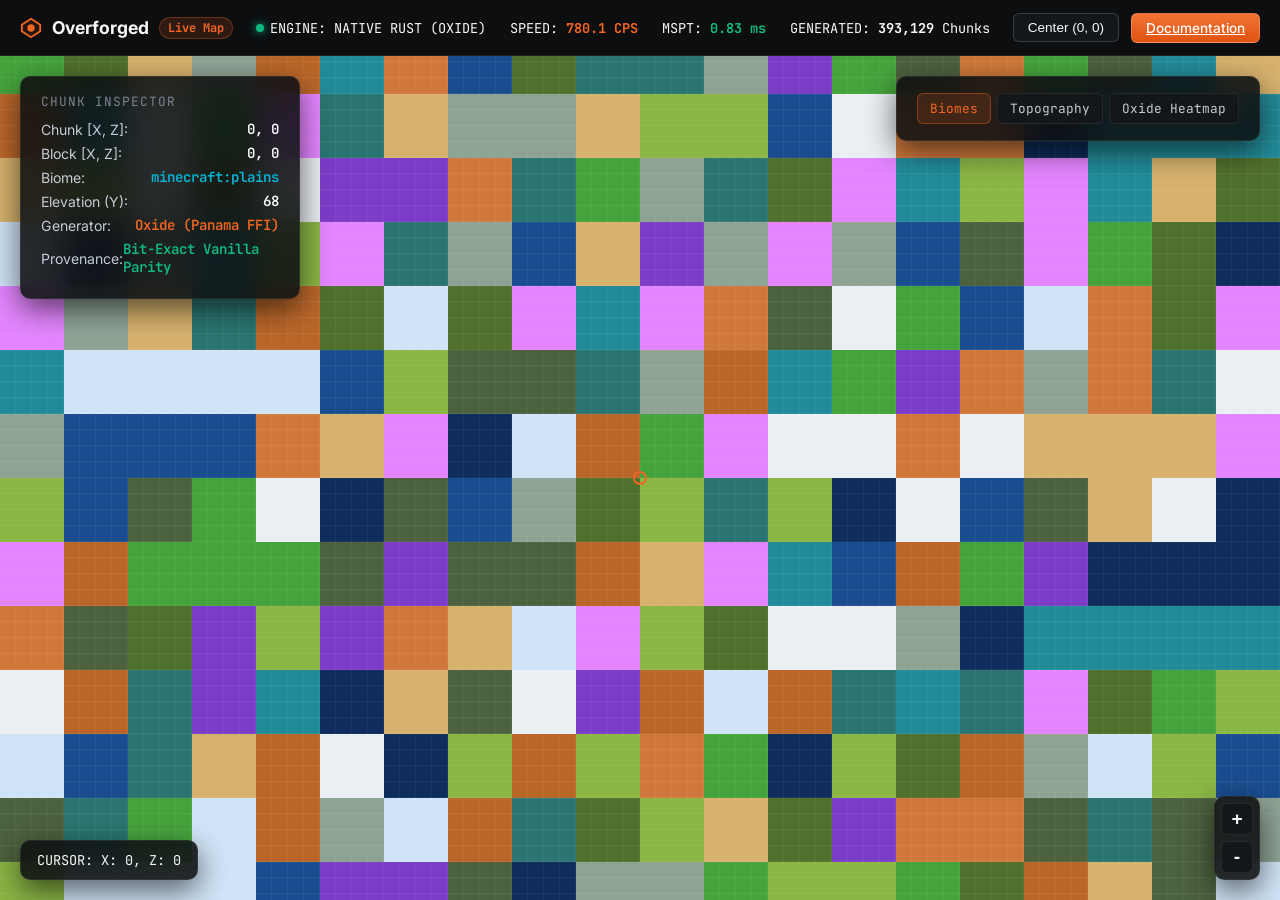
<file: website/map.html>
<!DOCTYPE html>
<html lang="en">
<head>
  <meta charset="UTF-8">
  <meta name="viewport" content="width=device-width, initial-scale=1.0">
  <title>Overforged — Live Overhead Chunk Generation Visualizer</title>
  <link rel="preconnect" href="https://fonts.googleapis.com">
  <link rel="preconnect" href="https://fonts.gstatic.com" crossorigin>
  <link href="https://fonts.googleapis.com/css2?family=Inter:wght@300;400;500;600;700&family=JetBrains+Mono:wght@400;500;600&display=swap" rel="stylesheet">
  <style>
    :root {
      --bg-base: #060708;
      --bg-panel: #0d0f11;
      --bg-surface: #14171a;
      --bg-surface-elevated: #1b1f24;
      --border-subtle: rgba(255, 255, 255, 0.08);
      --border-medium: rgba(255, 255, 255, 0.16);
      --border-bright: rgba(255, 255, 255, 0.28);
      --text-primary: #f7f8f8;
      --text-secondary: #c5cbd3;
      --text-muted: #7b8390;
      --accent-rust: #f26522;
      --accent-violet: #6366f1;
      --accent-emerald: #10b981;
      --accent-cyan: #06b6d4;
      --font-sans: 'Inter', system-ui, -apple-system, sans-serif;
      --font-mono: 'JetBrains Mono', monospace;
    }

    * {
      box-sizing: border-box;
      margin: 0;
      padding: 0;
    }

    body {
      background-color: var(--bg-base);
      color: var(--text-primary);
      font-family: var(--font-sans);
      overflow: hidden;
      height: 100vh;
      width: 100vw;
      display: flex;
      flex-direction: column;
    }

    /* Top bar */
    header {
      height: 56px;
      background: rgba(13, 15, 17, 0.95);
      backdrop-filter: blur(12px);
      border-bottom: 1px solid var(--border-subtle);
      display: flex;
      align-items: center;
      justify-content: space-between;
      padding: 0 20px;
      z-index: 100;
    }

    .brand {
      display: flex;
      align-items: center;
      gap: 10px;
      text-decoration: none;
      color: var(--text-primary);
      font-weight: 700;
      font-size: 1.1rem;
    }

    .brand-badge {
      font-family: var(--font-mono);
      font-size: 0.75rem;
      background: rgba(242, 101, 34, 0.15);
      color: var(--accent-rust);
      border: 1px solid rgba(242, 101, 34, 0.3);
      padding: 2px 8px;
      border-radius: 999px;
    }

    .header-stats {
      display: flex;
      align-items: center;
      gap: 24px;
      font-family: var(--font-mono);
      font-size: 0.85rem;
    }

    .stat-badge {
      display: flex;
      align-items: center;
      gap: 6px;
    }

    .dot-live {
      width: 8px;
      height: 8px;
      border-radius: 50%;
      background: var(--accent-emerald);
      box-shadow: 0 0 8px var(--accent-emerald);
      animation: pulse 1.5s infinite;
    }

    @keyframes pulse {
      0%, 100% { opacity: 1; transform: scale(1); }
      50% { opacity: 0.4; transform: scale(0.85); }
    }

    .header-controls {
      display: flex;
      align-items: center;
      gap: 12px;
    }

    .btn {
      background: var(--bg-surface);
      color: var(--text-primary);
      border: 1px solid var(--border-medium);
      padding: 6px 14px;
      border-radius: 6px;
      font-size: 0.85rem;
      font-weight: 500;
      cursor: pointer;
      display: inline-flex;
      align-items: center;
      gap: 6px;
      transition: all 0.15s;
    }

    .btn:hover {
      background: var(--bg-surface-elevated);
      border-color: var(--border-bright);
    }

    .btn-rust {
      background: linear-gradient(180deg, #f37335, #e05310);
      color: white;
      border-color: rgba(255, 255, 255, 0.2);
    }

    /* Main viewport */
    #viewport {
      flex: 1;
      position: relative;
      background: #020304;
      cursor: grab;
      overflow: hidden;
    }

    #viewport:active {
      cursor: grabbing;
    }

    #map-canvas {
      position: absolute;
      top: 0;
      left: 0;
      width: 100%;
      height: 100%;
    }

    /* Floating HUD Panels */
    .hud-panel {
      position: absolute;
      background: rgba(13, 15, 17, 0.88);
      backdrop-filter: blur(16px);
      border: 1px solid var(--border-subtle);
      border-radius: 10px;
      padding: 16px 20px;
      box-shadow: 0 10px 30px rgba(0, 0, 0, 0.6);
      z-index: 50;
      pointer-events: auto;
    }

    .hud-info {
      top: 20px;
      left: 20px;
      width: 280px;
    }

    .hud-title {
      font-size: 0.8rem;
      font-family: var(--font-mono);
      text-transform: uppercase;
      letter-spacing: 1px;
      color: var(--text-muted);
      margin-bottom: 10px;
    }

    .info-row {
      display: flex;
      justify-content: space-between;
      align-items: center;
      font-size: 0.88rem;
      margin-bottom: 6px;
    }

    .info-label {
      color: var(--text-secondary);
    }

    .info-val {
      font-family: var(--font-mono);
      font-weight: 600;
      color: var(--text-primary);
    }

    .hud-layers {
      top: 20px;
      right: 20px;
      display: flex;
      gap: 6px;
    }

    .layer-btn {
      padding: 6px 12px;
      font-size: 0.8rem;
      font-family: var(--font-mono);
      background: var(--bg-surface);
      color: var(--text-secondary);
      border: 1px solid var(--border-subtle);
      border-radius: 6px;
      cursor: pointer;
    }

    .layer-btn.active {
      background: rgba(242, 101, 34, 0.15);
      color: var(--accent-rust);
      border-color: rgba(242, 101, 34, 0.4);
    }

    .hud-coords {
      bottom: 20px;
      left: 20px;
      font-family: var(--font-mono);
      font-size: 0.85rem;
      padding: 10px 16px;
    }

    .hud-zoom {
      bottom: 20px;
      right: 20px;
      display: flex;
      flex-direction: column;
      gap: 6px;
      padding: 6px;
    }

    .zoom-btn {
      width: 32px;
      height: 32px;
      background: var(--bg-surface);
      color: var(--text-primary);
      border: 1px solid var(--border-subtle);
      border-radius: 6px;
      font-size: 1.2rem;
      font-weight: 600;
      display: flex;
      align-items: center;
      justify-content: center;
      cursor: pointer;
    }

    .zoom-btn:hover {
      background: var(--bg-surface-elevated);
    }
  </style>
</head>
<body>
  <header>
    <a href="/" class="brand">
      <svg width="22" height="22" viewBox="0 0 24 24" fill="none" stroke="#f26522" stroke-width="2">
        <polygon points="12 2 22 8.5 22 15.5 12 22 2 15.5 2 8.5" fill="rgba(242,101,34,0.1)"/>
        <circle cx="12" cy="12" r="3" fill="#f26522"/>
      </svg>
      Overforged
      <span class="brand-badge">Live Map</span>
    </a>

    <div class="header-stats">
      <div class="stat-badge">
        <span class="dot-live"></span>
        <span>ENGINE: NATIVE RUST (OXIDE)</span>
      </div>
      <div>SPEED: <span style="color: var(--accent-rust); font-weight: 700;" id="live-cps">780.1 CPS</span></div>
      <div>MSPT: <span style="color: var(--accent-emerald); font-weight: 700;">0.83 ms</span></div>
      <div>GENERATED: <span id="chunk-count" style="font-weight: 700;">393,129</span> Chunks</div>
    </div>

    <div class="header-controls">
      <button class="btn" onclick="resetView()">Center (0, 0)</button>
      <a href="/" class="btn btn-rust">Documentation</a>
    </div>
  </header>

  <div id="viewport">
    <canvas id="map-canvas"></canvas>

    <!-- Inspection HUD -->
    <div class="hud-panel hud-info">
      <div class="hud-title">Chunk Inspector</div>
      <div class="info-row">
        <span class="info-label">Chunk [X, Z]:</span>
        <span class="info-val" id="insp-chunk">0, 0</span>
      </div>
      <div class="info-row">
        <span class="info-label">Block [X, Z]:</span>
        <span class="info-val" id="insp-block">0, 0</span>
      </div>
      <div class="info-row">
        <span class="info-label">Biome:</span>
        <span class="info-val" id="insp-biome" style="color: var(--accent-cyan);">minecraft:plains</span>
      </div>
      <div class="info-row">
        <span class="info-label">Elevation (Y):</span>
        <span class="info-val" id="insp-height">68</span>
      </div>
      <div class="info-row">
        <span class="info-label">Generator:</span>
        <span class="info-val" style="color: var(--accent-rust);">Oxide (Panama FFI)</span>
      </div>
      <div class="info-row">
        <span class="info-label">Provenance:</span>
        <span class="info-val" style="color: var(--accent-emerald);">Bit-Exact Vanilla Parity</span>
      </div>
    </div>

    <!-- Map Layers Toggle -->
    <div class="hud-panel hud-layers">
      <button class="layer-btn active" onclick="setLayer('biome')">Biomes</button>
      <button class="layer-btn" onclick="setLayer('height')">Topography</button>
      <button class="layer-btn" onclick="setLayer('provenance')">Oxide Heatmap</button>
    </div>

    <!-- Coords readout -->
    <div class="hud-panel hud-coords">
      CURSOR: <span id="mouse-coords">X: 0, Z: 0</span>
    </div>

    <!-- Zoom controls -->
    <div class="hud-panel hud-zoom">
      <button class="zoom-btn" onclick="zoomIn()">+</button>
      <button class="zoom-btn" onclick="zoomOut()">-</button>
    </div>
  </div>

  <script>
    const canvas = document.getElementById('map-canvas');
    const ctx = canvas.getContext('2d');
    const viewport = document.getElementById('viewport');

    let width, height;
    let offsetX = 0;
    let offsetY = 0;
    let zoom = 1.0;
    let isDragging = false;
    let dragStartX = 0;
    let dragStartY = 0;
    let activeLayer = 'biome';

    // Biome palette color mapping
    const BIOMES = [
      { name: "minecraft:plains", color: "#8ab644", height: 64 },
      { name: "minecraft:forest", color: "#50702d", height: 72 },
      { name: "minecraft:desert", color: "#d7b26d", height: 63 },
      { name: "minecraft:badlands", color: "#d0783b", height: 85 },
      { name: "minecraft:eroded_badlands", color: "#ba6629", height: 110 },
      { name: "minecraft:jagged_peaks", color: "#ebeef2", height: 190 },
      { name: "minecraft:frozen_peaks", color: "#d0e4f7", height: 175 },
      { name: "minecraft:ocean", color: "#1a4d8f", height: 45 },
      { name: "minecraft:deep_ocean", color: "#0e2d5c", height: 32 },
      { name: "minecraft:warm_ocean", color: "#228b99", height: 48 },
      { name: "minecraft:swamp", color: "#4c613e", height: 62 },
      { name: "terralith:sakura_valley", color: "#e485ff", height: 80 },
      { name: "terralith:amethyst_rainforest", color: "#7b3cc8", height: 95 },
      { name: "terralith:lush_valley", color: "#45a33c", height: 78 },
      { name: "terralith:warped_mesa", color: "#2a7571", height: 90 },
      { name: "terralith:wintry_forest", color: "#8fa395", height: 88 }
    ];

    function resize() {
      width = viewport.clientWidth;
      height = viewport.clientHeight;
      canvas.width = width;
      canvas.height = height;
      render();
    }

    window.addEventListener('resize', resize);

    function pseudoRandom(x, z) {
      let n = Math.sin(x * 12.9898 + z * 78.233) * 43758.5453;
      return n - Math.floor(n);
    }

    function getBiomeAt(cx, cz) {
      let n = pseudoRandom(Math.floor(cx / 4), Math.floor(cz / 4));
      let idx = Math.floor(n * BIOMES.length);
      return BIOMES[idx % BIOMES.length];
    }

    function render() {
      ctx.fillStyle = '#020304';
      ctx.fillRect(0, 0, width, height);

      const chunkSize = 16 * zoom;
      const startChunkX = Math.floor((-width / 2 - offsetX) / chunkSize) - 1;
      const endChunkX = Math.ceil((width / 2 - offsetX) / chunkSize) + 1;
      const startChunkZ = Math.floor((-height / 2 - offsetY) / chunkSize) - 1;
      const endChunkZ = Math.ceil((height / 2 - offsetY) / chunkSize) + 1;

      for (let cz = startChunkZ; cz <= endChunkZ; cz++) {
        for (let cx = startChunkX; cx <= endChunkX; cx++) {
          const screenX = width / 2 + offsetX + cx * chunkSize;
          const screenY = height / 2 + offsetY + cz * chunkSize;

          const biome = getBiomeAt(cx, cz);
          
          if (activeLayer === 'biome') {
            ctx.fillStyle = biome.color;
          } else if (activeLayer === 'height') {
            const h = Math.min(255, Math.max(20, biome.height + Math.sin(cx * 0.5) * 15 + Math.cos(cz * 0.5) * 15));
            ctx.fillStyle = `rgb(${h}, ${h}, ${h})`;
          } else {
            // Provenance heatmap (Oxide = glowing green/orange)
            ctx.fillStyle = (cx + cz) % 2 === 0 ? 'rgba(242, 101, 34, 0.85)' : 'rgba(99, 102, 241, 0.85)';
          }

          ctx.fillRect(screenX, screenY, chunkSize, chunkSize);

          // Grid lines if zoomed in
          if (zoom > 0.8) {
            ctx.strokeStyle = 'rgba(255, 255, 255, 0.05)';
            ctx.strokeRect(screenX, screenY, chunkSize, chunkSize);
          }
        }
      }

      // Origin Marker (0, 0)
      const originX = width / 2 + offsetX;
      const originY = height / 2 + offsetY;
      ctx.strokeStyle = '#f26522';
      ctx.lineWidth = 2;
      ctx.beginPath();
      ctx.arc(originX, originY, 6 * zoom, 0, Math.PI * 2);
      ctx.stroke();
    }

    // Panning & Interaction
    viewport.addEventListener('mousedown', (e) => {
      isDragging = true;
      dragStartX = e.clientX - offsetX;
      dragStartY = e.clientY - offsetY;
    });

    window.addEventListener('mousemove', (e) => {
      if (isDragging) {
        offsetX = e.clientX - dragStartX;
        offsetY = e.clientY - dragStartY;
        render();
      }

      // Update Coords
      const rect = canvas.getBoundingClientRect();
      const mouseX = e.clientX - rect.left;
      const mouseY = e.clientY - rect.top;
      const chunkSize = 16 * zoom;

      const chunkX = Math.floor((mouseX - width / 2 - offsetX) / chunkSize);
      const chunkZ = Math.floor((mouseY - height / 2 - offsetY) / chunkSize);
      const blockX = chunkX * 16;
      const blockZ = chunkZ * 16;

      document.getElementById('mouse-coords').innerText = `X: ${blockX}, Z: ${blockZ} (Chunk: ${chunkX}, ${chunkZ})`;

      const biome = getBiomeAt(chunkX, chunkZ);
      document.getElementById('insp-chunk').innerText = `${chunkX}, ${chunkZ}`;
      document.getElementById('insp-block').innerText = `${blockX}, ${blockZ}`;
      document.getElementById('insp-biome').innerText = biome.name;
      document.getElementById('insp-height').innerText = `${biome.height} Y`;
    });

    window.addEventListener('mouseup', () => {
      isDragging = false;
    });

    viewport.addEventListener('wheel', (e) => {
      e.preventDefault();
      const zoomFactor = e.deltaY < 0 ? 1.15 : 0.85;
      zoom = Math.max(0.1, Math.min(8.0, zoom * zoomFactor));
      render();
    });

    function zoomIn() {
      zoom = Math.min(8.0, zoom * 1.3);
      render();
    }

    function zoomOut() {
      zoom = Math.max(0.1, zoom / 1.3);
      render();
    }

    function resetView() {
      offsetX = 0;
      offsetY = 0;
      zoom = 1.0;
      render();
    }

    function setLayer(layer) {
      activeLayer = layer;
      document.querySelectorAll('.layer-btn').forEach(btn => btn.classList.remove('active'));
      event.target.classList.add('active');
      render();
    }

    // Initialize
    resize();
  </script>
</body>
</html>
</file>
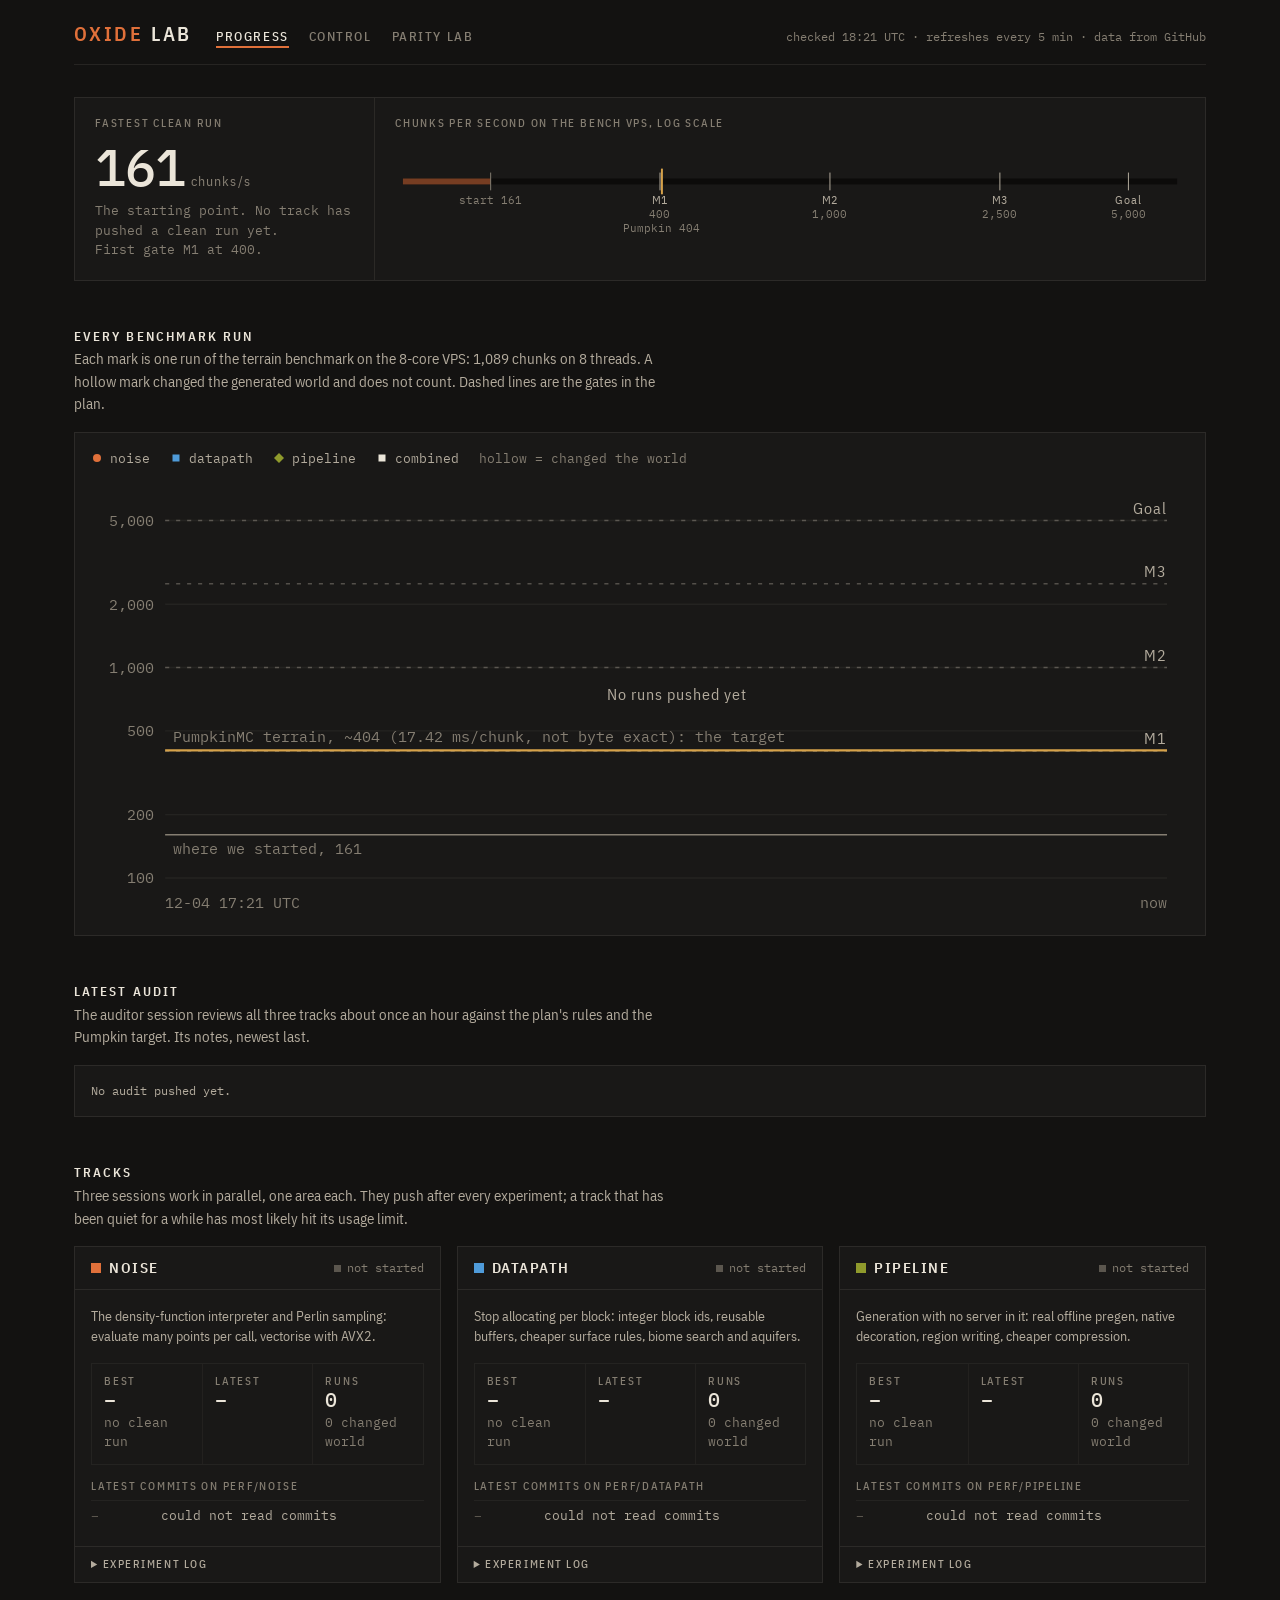
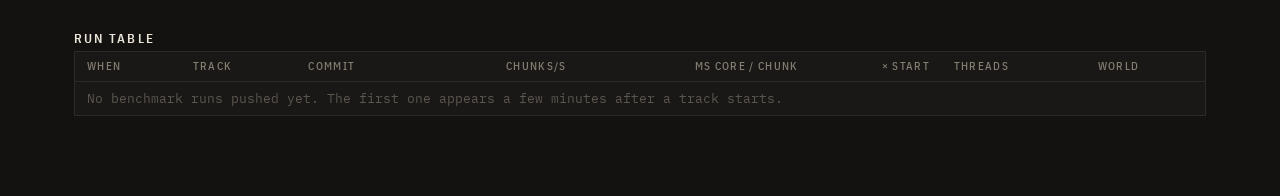
<file: website/lab/progress.html>
<!doctype html>
<html lang="en">
<head>
<meta charset="utf-8">
<meta name="viewport" content="width=device-width, initial-scale=1">
<title>Oxide Lab · Progress</title>
<link rel="preconnect" href="https://fonts.googleapis.com">
<link rel="preconnect" href="https://fonts.gstatic.com" crossorigin>
<link href="https://fonts.googleapis.com/css2?family=IBM+Plex+Mono:wght@400;500;600&family=IBM+Plex+Sans+Condensed:wght@400;500;600&display=swap" rel="stylesheet">
<style>
:root {
  --magnetite: #131211; --slate: #191817; --shale: #201e1c; --pit: #0c0b0a;
  --seam: rgba(232, 222, 205, .09); --seam-soft: rgba(232, 222, 205, .05); --seam-strong: rgba(232, 222, 205, .22);
  --bone: #ebe5d9; --ash: #b3ab9d; --dust: #857e72; --silt: #5b564e;
  /* One mineral per track; verdigris and cinnabar are states only. */
  --hematite: #e0703a; --azurite: #4f9bd9; --olivine: #8f9a2c; --verdigris: #58b09a; --cinnabar: #e5534b;
  --label: "IBM Plex Sans Condensed", "Arial Narrow", system-ui, sans-serif;
  --data: "IBM Plex Mono", ui-monospace, Menlo, Consolas, monospace;
  --u: 4px;
}
* { box-sizing: border-box; scrollbar-width: thin; scrollbar-color: var(--silt) transparent; }
body { margin: 0; background: var(--magnetite); color: var(--bone); font: 13px/1.5 var(--data); }
a { color: inherit; }
:focus-visible { outline: 1px solid var(--hematite); outline-offset: 2px; }
.wrap { max-width: 1180px; margin: 0 auto; padding: 0 calc(var(--u) * 6) calc(var(--u) * 20); }
header { display: flex; flex-wrap: wrap; align-items: baseline; gap: calc(var(--u) * 2) calc(var(--u) * 6); padding: calc(var(--u) * 6) 0 calc(var(--u) * 4); border-bottom: 1px solid var(--seam); }
.mark { font: 600 20px/1 var(--label); letter-spacing: .14em; text-transform: uppercase; }
.mark b { color: var(--hematite); font-weight: 600; }
nav { display: flex; gap: calc(var(--u) * 5); font: 500 13px/1 var(--label); letter-spacing: .12em; text-transform: uppercase; }
nav a { text-decoration: none; color: var(--dust); padding-bottom: 5px; }
nav a:hover { color: var(--bone); }
nav a.on { color: var(--bone); box-shadow: inset 0 -2px var(--hematite); }
.stamp { margin-left: auto; color: var(--dust); font-size: 11.5px; }
section { margin-top: calc(var(--u) * 12); }
h2 { margin: 0 0 var(--u); font: 600 13px/1.2 var(--label); letter-spacing: .16em; text-transform: uppercase; }
.lede { color: var(--ash); max-width: 76ch; margin: 0 0 calc(var(--u) * 4); font: 400 15px/1.5 var(--label); }
.eyebrow { font: 500 11px/1 var(--label); letter-spacing: .16em; text-transform: uppercase; color: var(--dust); margin: 0; }
.box { border: 1px solid var(--seam); background: var(--slate); }
.pad { padding: calc(var(--u) * 4); }
.scroll { overflow-x: auto; overflow-y: hidden; }
.q { color: var(--dust); } .z { color: var(--silt); } .n { text-align: right; }

/* Headline: the best clean number, then how far down the hole that is. */
.head { display: grid; grid-template-columns: minmax(220px, 300px) minmax(0, 1fr); margin-top: calc(var(--u) * 8); }
.best { padding: calc(var(--u) * 5); border-right: 1px solid var(--seam); }
.best .v { font: 500 52px/1 var(--data); letter-spacing: -.02em; margin: calc(var(--u) * 3) 0 calc(var(--u) * 2); font-variant-numeric: tabular-nums; }
.best .v small { font: 400 14px/1 var(--label); letter-spacing: .08em; color: var(--dust); margin-left: 6px; }
.gauge { padding: calc(var(--u) * 5); min-width: 0; }
svg { display: block; width: 100%; height: auto; overflow: visible; }
svg text { font-family: var(--data); font-size: 11px; fill: var(--dust); }
svg .lab { font-family: var(--label); font-size: 12px; letter-spacing: .06em; fill: var(--ash); }

.state { display: inline-flex; align-items: center; gap: 6px; }
.state::before { content: ""; width: 7px; height: 7px; background: var(--verdigris); flex: none; }
.state.idle::before { background: var(--silt); }
.state.bad::before { background: var(--cinnabar); transform: rotate(45deg); }
.swatch { display: inline-block; width: 10px; height: 10px; margin-right: 8px; vertical-align: -1px; }

.tracks { display: grid; grid-template-columns: repeat(auto-fit, minmax(300px, 1fr)); gap: calc(var(--u) * 4); }
.track h3 { margin: 0; padding: calc(var(--u) * 3) calc(var(--u) * 4); font: 600 15px/1.2 var(--label); letter-spacing: .1em; text-transform: uppercase; border-bottom: 1px solid var(--seam); display: flex; align-items: center; }
.track h3 span { margin-left: auto; font: 400 11.5px/1 var(--data); letter-spacing: 0; text-transform: none; color: var(--dust); }
.track .job { color: var(--ash); font: 400 14px/1.45 var(--label); margin: 0 0 calc(var(--u) * 4); }
.figs { display: grid; grid-template-columns: repeat(3, 1fr); border: 1px solid var(--seam-soft); margin-bottom: calc(var(--u) * 4); }
.figs div { padding: calc(var(--u) * 3); border-left: 1px solid var(--seam-soft); }
.figs div:first-child { border-left: 0; }
.figs b { display: block; font: 500 20px/1.3 var(--data); font-variant-numeric: tabular-nums; }
ul.commits { list-style: none; margin: calc(var(--u) * 2) 0 0; padding: 0; }
ul.commits li { display: grid; grid-template-columns: 62px 1fr; gap: 8px; padding: 5px 0; border-top: 1px solid var(--seam-soft); }
ul.commits li span:last-child { white-space: nowrap; overflow: hidden; text-overflow: ellipsis; color: var(--ash); }
details { border-top: 1px solid var(--seam); }
summary { cursor: pointer; padding: calc(var(--u) * 3) calc(var(--u) * 4); font: 500 11px/1 var(--label); letter-spacing: .14em; text-transform: uppercase; color: var(--ash); }
summary:hover { color: var(--bone); }
pre.log { margin: 0; padding: 0 calc(var(--u) * 4) calc(var(--u) * 4); white-space: pre-wrap; word-break: break-word; color: var(--ash); font: 12px/1.55 var(--data); max-height: 420px; overflow-y: auto; }

table { border-collapse: collapse; width: 100%; }
th { font: 500 11px/1.2 var(--label); letter-spacing: .12em; text-transform: uppercase; color: var(--dust); text-align: left; padding: calc(var(--u) * 2) calc(var(--u) * 3); border-bottom: 1px solid var(--seam); white-space: nowrap; }
td { padding: 7px calc(var(--u) * 3); border-bottom: 1px solid var(--seam-soft); white-space: nowrap; font-variant-numeric: tabular-nums; }
tr:last-child td { border-bottom: 0; }
#tip { position: fixed; pointer-events: none; background: var(--shale); border: 1px solid var(--seam-strong); padding: 8px 10px; font-size: 12px; white-space: pre; display: none; z-index: 5; }
.empty { padding: calc(var(--u) * 8); color: var(--dust); text-align: center; border: 1px dashed var(--seam-strong); }

@media (max-width: 760px) {
  .wrap { padding: 0 calc(var(--u) * 4) calc(var(--u) * 16); }
  .head { grid-template-columns: 1fr; }
  .best { border-right: 0; border-bottom: 1px solid var(--seam); }
  .best .v { font-size: 44px; }
  .stamp { margin-left: 0; width: 100%; }
}
</style>
</head>
<body>
<div class="wrap">
<header>
  <div class="mark"><b>Oxide</b> Lab</div>
  <nav><a href="progress.html" class="on">Progress</a><a href="control.html">Control</a><a href="index.html">Parity lab</a></nav>
  <span class="stamp" id="stamp">reading the tracks…</span>
</header>

<div class="box head">
  <div class="best">
    <p class="eyebrow">Fastest clean run</p>
    <div class="v" id="bestv">–<small>chunks/s</small></div>
    <div class="q" id="bestd"></div>
  </div>
  <div class="gauge">
    <p class="eyebrow" style="margin-bottom:10px">Chunks per second on the bench VPS, log scale</p>
    <svg id="gauge" viewBox="0 0 800 96" role="img" aria-label="Progress toward 5,000 chunks per second"></svg>
  </div>
</div>

<section>
  <h2>Every benchmark run</h2>
  <p class="lede">Each mark is one run of the terrain benchmark on the 8-core VPS: 1,089 chunks on 8 threads. A hollow mark changed the generated world and does not count. Dashed lines are the gates in the plan.</p>
  <div class="box pad">
    <div id="legend" style="display:flex;flex-wrap:wrap;gap:6px 20px;margin-bottom:12px;color:var(--ash)"></div>
    <svg id="chart" viewBox="0 0 800 320" role="img" aria-label="Benchmark results over time"></svg>
  </div>
</section>

<section>
  <h2>Latest audit</h2>
  <p class="lede">The auditor session reviews all three tracks about once an hour against the plan's rules and the Pumpkin target. Its notes, newest last.</p>
  <div class="box"><pre class="log" id="audit" style="padding:16px;max-height:520px">Reading the audit log…</pre></div>
</section>

<section>
  <h2>Tracks</h2>
  <p class="lede">Three sessions work in parallel, one area each. They push after every experiment; a track that has been quiet for a while has most likely hit its usage limit.</p>
  <div class="tracks" id="tracks"></div>
</section>

<section>
  <h2>Run table</h2>
  <div class="box scroll"><table id="runs"></table></div>
</section>
</div>
<div id="tip"></div>
<script>
"use strict";
const REPO = "dronzer-tb/oxide";
const BASE = { cps: 160.5, digest: "a977961a58122047" };
const GATES = [[400, "M1"], [1000, "M2"], [2500, "M3"], [5000, "Goal"]];
// PumpkinMC 0.2.2 on the same box, criterion, one thread: biomes 0.61 + noise 10.14 + surface
// 4.16 + carvers 2.51 = 17.42 ms of terrain per chunk. Scaled to 8 threads the way Oxide scales
// (22.8 -> 160.5 chunks/s, 7.04x). Not byte exact: a speed target only.
const PUMPKIN = { ms: 17.42, cps: 1000 / 17.42 * 7.04 };
const TRACKS = [
  { id: "noise", color: "#e0703a", shape: "circle", job: "The density-function interpreter and Perlin sampling: evaluate many points per call, vectorise with AVX2." },
  { id: "datapath", color: "#4f9bd9", shape: "square", job: "Stop allocating per block: integer block ids, reusable buffers, cheaper surface rules, biome search and aquifers." },
  { id: "pipeline", color: "#8f9a2c", shape: "diamond", job: "Generation with no server in it: real offline pregen, native decoration, region writing, cheaper compression." },
];
// The auditor measures the tracks' work merged together; drawn as its own series.
const COMBINED = { id: "combined", color: "#ebe5d9", shape: "square", job: "noise and datapath merged, measured by the auditor" };
const $ = id => document.getElementById(id);
const esc = s => String(s).replace(/[&<>"]/g, c => ({ "&": "&amp;", "<": "&lt;", ">": "&gt;", '"': "&quot;" }[c]));
const num = (n, d = 0) => n.toLocaleString("en-US", { maximumFractionDigits: d, minimumFractionDigits: d });
function ago(unix) {
  const s = Math.max(0, Date.now() / 1000 - unix);
  return s < 90 ? "just now" : s < 5400 ? Math.round(s / 60) + " min ago" : s < 172800 ? Math.round(s / 3600) + " h ago" : Math.round(s / 86400) + " d ago";
}
const raw = (branch, path) => fetch(`https://raw.githubusercontent.com/${REPO}/${branch}/${path}`, { cache: "no-store" }).then(r => (r.ok ? r.text() : ""), () => "");

function parseRuns(text, track) {
  return text.split("\n").filter(Boolean).map(line => {
    const [unix, commit, radius, rest] = line.split("\t");
    const f = Object.fromEntries((rest || "").split(" ").map(p => p.split("=")));
    return { track, unix: +unix, commit, radius: +radius, threads: +f.threads, chunks: +f.chunks, secs: +f.secs, cps: +f.cps, ms: +f.ms_per_chunk_core, digest: f.digest || "" };
  }).filter(r => r.unix && r.cps);
}
// The comparable runs: the standard size on 8 threads. A run is clean when the world is
// unchanged; the pipeline track measures a different path and reports no terrain digest.
const standard = r => r.threads === 8 && (r.radius === 16 || r.track.id === "pipeline");
const clean = r => !r.digest || r.digest === BASE.digest || r.track.id === "pipeline";

function mark(t, x, y, filled, r = 5) {
  const a = filled ? `fill="${t.color}"` : `fill="#191817" stroke="${t.color}" stroke-width="1.5"`;
  if (t.shape === "circle") return `<circle cx="${x}" cy="${y}" r="${r}" ${a}/>`;
  if (t.shape === "square") return `<rect x="${x - r + 0.5}" y="${y - r + 0.5}" width="${2 * r - 1}" height="${2 * r - 1}" ${a}/>`;
  return `<path d="M${x} ${y - r - 1}L${x + r + 1} ${y}L${x} ${y + r + 1}L${x - r - 1} ${y}Z" ${a}/>`;
}

function drawGauge(best) {
  const W = 800, x0 = 8, x1 = 792, lo = Math.log10(100), hi = Math.log10(6500);
  const x = v => x0 + (Math.log10(Math.max(100, Math.min(6500, v))) - lo) / (hi - lo) * (x1 - x0);
  let s = `<rect x="${x0}" y="40" width="${x1 - x0}" height="6" fill="#0c0b0a"/>`;
  const top = Math.max(BASE.cps, ...best.map(b => b.cps));
  s += `<rect x="${x0}" y="40" width="${x(top) - x0}" height="6" fill="#e0703a" opacity=".5"/>`;
  s += `<line x1="${x(PUMPKIN.cps)}" y1="30" x2="${x(PUMPKIN.cps)}" y2="56" stroke="#d6a24a" stroke-width="2"/><text x="${x(PUMPKIN.cps)}" y="94" text-anchor="middle" fill="#d6a24a">Pumpkin ${num(PUMPKIN.cps)}</text>`;
  s += `<line x1="${x(BASE.cps)}" y1="34" x2="${x(BASE.cps)}" y2="52" stroke="#857e72"/><text x="${x(BASE.cps)}" y="66" text-anchor="middle">start ${num(BASE.cps)}</text>`;
  for (const [v, name] of GATES) {
    s += `<line x1="${x(v)}" y1="34" x2="${x(v)}" y2="52" stroke="#b3ab9d"/><text class="lab" x="${x(v)}" y="66" text-anchor="middle">${name}</text><text x="${x(v)}" y="80" text-anchor="middle">${num(v)}</text>`;
  }
  best.forEach((b, i) => {
    s += mark(b.track, x(b.cps), 22, true, 5) + `<text x="${x(b.cps)}" y="${i % 2 ? 94 : 10}" text-anchor="middle" fill="#ebe5d9">${b.track.id} ${num(b.cps)}</text>`;
  });
  $("gauge").innerHTML = s;
}

function drawChart(runs) {
  const W = 800, H = 320, L = 54, R = 16, T = 12, B = 30;
  const pts = runs.filter(standard);
  const t0 = Math.min(...pts.map(r => r.unix), Date.now() / 1000 - 3600), t1 = Date.now() / 1000;
  const ymax = Math.max(6500, ...pts.map(r => r.cps * 1.2)), lo = Math.log10(100), hi = Math.log10(ymax);
  const x = u => L + (u - t0) / Math.max(1, t1 - t0) * (W - L - R);
  const y = v => T + (1 - (Math.log10(Math.max(100, v)) - lo) / (hi - lo)) * (H - T - B);
  let s = "";
  for (const v of [100, 200, 500, 1000, 2000, 5000]) s += `<line x1="${L}" y1="${y(v)}" x2="${W - R}" y2="${y(v)}" stroke="rgba(232,222,205,.05)"/><text x="${L - 8}" y="${y(v) + 4}" text-anchor="end">${num(v)}</text>`;
  for (const [v, name] of GATES) s += `<line x1="${L}" y1="${y(v)}" x2="${W - R}" y2="${y(v)}" stroke="rgba(232,222,205,.28)" stroke-dasharray="3 5"/><text class="lab" x="${W - R}" y="${y(v) - 5}" text-anchor="end">${name}</text>`;
  s += `<line x1="${L}" y1="${y(PUMPKIN.cps)}" x2="${W - R}" y2="${y(PUMPKIN.cps)}" stroke="#d6a24a" stroke-width="1.5"/><text x="${L + 6}" y="${y(PUMPKIN.cps) - 6}" fill="#d6a24a">PumpkinMC terrain, ~${num(PUMPKIN.cps)} (${PUMPKIN.ms} ms/chunk, not byte exact): the target</text>`;
  s += `<line x1="${L}" y1="${y(BASE.cps)}" x2="${W - R}" y2="${y(BASE.cps)}" stroke="#857e72"/><text x="${L + 6}" y="${y(BASE.cps) + 14}">where we started, ${num(BASE.cps)}</text>`;
  const fmt = u => new Date(u * 1000).toISOString().slice(5, 16).replace("T", " ");
  s += `<text x="${L}" y="${H - 8}">${fmt(t0)} UTC</text><text x="${W - R}" y="${H - 8}" text-anchor="end">now</text>`;
  const hits = [];
  for (const t of [...TRACKS, COMBINED]) {
    const mine = pts.filter(r => r.track === t).sort((a, b) => a.unix - b.unix);
    const line = mine.filter(clean);
    if (line.length > 1) s += `<polyline fill="none" stroke="${t.color}" stroke-width="2" stroke-linejoin="round" points="${line.map(r => `${x(r.unix).toFixed(1)},${y(r.cps).toFixed(1)}`).join(" ")}"/>`;
    for (const r of mine) { s += mark(t, x(r.unix), y(r.cps), clean(r), 4); hits.push({ r, px: x(r.unix), py: y(r.cps) }); }
    const last = line[line.length - 1];
    if (last) s += `<text x="${Math.min(W - R - 4, x(last.unix) + 9)}" y="${y(last.cps) - 8}" fill="#ebe5d9" text-anchor="${x(last.unix) > W - 120 ? "end" : "start"}">${t.id}</text>`;
  }
  if (!pts.length) s += `<text class="lab" x="${(W + L) / 2}" y="${H / 2}" text-anchor="middle">No runs pushed yet</text>`;
  const svg = $("chart");
  svg.innerHTML = s;
  svg.onmousemove = e => {
    const b = svg.getBoundingClientRect(), mx = (e.clientX - b.left) / b.width * W, my = (e.clientY - b.top) / b.height * H;
    let hit = null, d = 26 * 26;
    for (const h of hits) { const q = (h.px - mx) ** 2 + (h.py - my) ** 2; if (q < d) { d = q; hit = h; } }
    const tip = $("tip");
    if (!hit) { tip.style.display = "none"; return; }
    const r = hit.r;
    tip.textContent = `${r.track.id}  ${num(r.cps, 1)} chunks/s\n${num(r.ms, 2)} ms core per chunk\ncommit ${r.commit}  ${fmt(r.unix)} UTC\n${clean(r) ? "world unchanged" : "WORLD CHANGED, not counted"}`;
    tip.style.display = "block";
    tip.style.left = Math.min(window.innerWidth - 250, e.clientX + 14) + "px";
    tip.style.top = e.clientY + 14 + "px";
  };
  svg.onmouseleave = () => { $("tip").style.display = "none"; };
  $("legend").innerHTML = [...TRACKS, COMBINED].map(t => `<span><svg viewBox="0 0 12 12" style="display:inline-block;width:12px;height:12px;margin-right:7px;vertical-align:-1px">${mark(t, 6, 6, true, 4)}</svg>${t.id}</span>`).join("") +
    `<span class="q">hollow = changed the world</span>`;
}

function drawTracks(data) {
  $("tracks").innerHTML = data.map(({ t, runs, log, commits }) => {
    const std = runs.filter(standard), ok = std.filter(clean);
    const best = ok.reduce((a, r) => (!a || r.cps > a.cps ? r : a), null), last = std[std.length - 1];
    const head = commits[0], headAt = head ? Date.parse(head.commit.committer.date) / 1000 : 0;
    const lastSeen = Math.max(headAt, last ? last.unix : 0);
    const state = !runs.length && commits.length <= 1 ? ["idle", "not started"] : Date.now() / 1000 - lastSeen < 5400 ? ["", "active " + ago(lastSeen)] : ["idle", "quiet since " + ago(lastSeen)];
    const dirty = last && !clean(last);
    return `<div class="box track"><h3><i class="swatch" style="background:${t.color}"></i>${t.id}<span class="state ${state[0]}">${state[1]}</span></h3><div class="pad">` +
      `<p class="job">${t.job}</p><div class="figs">` +
      `<div><p class="eyebrow">Best</p><b>${best ? num(best.cps) : "–"}</b><span class="q">${best ? (best.cps / BASE.cps).toFixed(2) + "× start" : "no clean run"}</span></div>` +
      `<div><p class="eyebrow">Latest</p><b>${last ? num(last.cps) : "–"}</b><span class="q">${last ? ago(last.unix) : ""}</span></div>` +
      `<div><p class="eyebrow">Runs</p><b>${runs.length}</b><span class="q">${std.length - ok.length} changed world</span></div></div>` +
      (dirty ? `<p><span class="state bad">Latest run changed the generated world</span></p>` : "") +
      `<p class="eyebrow">Latest commits on perf/${t.id}</p><ul class="commits">` +
      (commits.slice(0, 6).map(c => `<li><span class="q">${c.sha.slice(0, 7)}</span><span title="${esc(c.commit.message)}">${esc(c.commit.message.split("\n")[0])}</span></li>`).join("") || `<li><span class="z">–</span><span class="z">could not read commits</span></li>`) +
      `</ul></div><details${log ? " open" : ""}><summary>Experiment log</summary><pre class="log">${log ? esc(log) : "No log pushed yet."}</pre></details></div>`;
  }).join("");
}

function drawRuns(runs) {
  const rows = [...runs].sort((a, b) => b.unix - a.unix).slice(0, 60);
  $("runs").innerHTML = `<thead><tr><th>When</th><th>Track</th><th>Commit</th><th class="n">Chunks/s</th><th class="n">ms core / chunk</th><th class="n">× start</th><th>Threads</th><th>World</th></tr></thead><tbody>` +
    (rows.map(r => `<tr${standard(r) ? "" : ' class="q"'}><td>${ago(r.unix)}</td><td><i class="swatch" style="background:${r.track.color}"></i>${r.track.id}</td><td class="q">${esc(r.commit)}</td>` +
      `<td class="n">${num(r.cps, 1)}</td><td class="n">${num(r.ms, 2)}</td><td class="n">${standard(r) ? (r.cps / BASE.cps).toFixed(2) : "–"}</td><td>${r.threads}${r.radius !== 16 ? ", radius " + r.radius : ""}</td>` +
      `<td>${clean(r) ? '<span class="state">unchanged</span>' : '<span class="state bad">changed</span>'}</td></tr>`).join("") ||
      `<tr><td class="z" colspan="8">No benchmark runs pushed yet. The first one appears a few minutes after a track starts.</td></tr>`) + "</tbody>";
}

async function refresh() {
  const data = await Promise.all(TRACKS.map(async t => {
    const [tsv, log, commits] = await Promise.all([
      raw("perf/" + t.id, `docs/perf/bench-${t.id}.tsv`),
      raw("perf/" + t.id, `docs/perf/LOG-${t.id}.md`),
      fetch(`https://api.github.com/repos/${REPO}/commits?sha=perf/${t.id}&per_page=6`).then(r => (r.ok ? r.json() : []), () => []),
    ]);
    return { t, runs: parseRuns(tsv, t), log, commits: Array.isArray(commits) ? commits : [] };
  }));
  const combined = parseRuns(await raw("perf/audit", "docs/perf/bench-audit-combined.tsv"), COMBINED);
  const runs = data.flatMap(d => d.runs).concat(combined);
  const best = [...data.map(d => d.runs), combined].map(rs => rs.filter(r => standard(r) && clean(r)).reduce((a, r) => (!a || r.cps > a.cps ? r : a), null)).filter(Boolean);
  const top = best.reduce((a, r) => (!a || r.cps > a.cps ? r : a), null);
  $("bestv").innerHTML = `${num(top ? top.cps : BASE.cps)}<small>chunks/s</small>`;
  const reached = GATES.filter(g => (top ? top.cps : 0) >= g[0]).pop(), next = GATES.find(g => (top ? top.cps : 0) < g[0]);
  $("bestd").innerHTML = top
    ? `${(top.cps / BASE.cps).toFixed(2)}× where we started, by the <b style="color:var(--bone)">${top.track.id}</b> track.<br>${reached ? "Past " + reached[1] + ". " : ""}${next ? `Next gate ${next[1]} at ${num(next[0])}.` : "Goal reached."}<br>${top.cps >= PUMPKIN.cps ? "Faster than PumpkinMC's terrain." : `${(PUMPKIN.cps / top.cps).toFixed(2)}× short of PumpkinMC's terrain.`}`
    : `The starting point. No track has pushed a clean run yet.<br>First gate M1 at 400.`;
  drawGauge(best);
  drawChart(runs);
  drawTracks(data);
  drawRuns(runs);
  raw("perf/audit", "docs/perf/AUDIT.md").then(t => { $("audit").textContent = t || "No audit pushed yet."; const a = $("audit"); a.scrollTop = a.scrollHeight; });
  $("stamp").textContent = `checked ${new Date().toISOString().slice(11, 16)} UTC · refreshes every 5 min · data from GitHub`;
}
refresh().catch(e => { $("stamp").textContent = "could not load: " + e.message; });
setInterval(() => refresh().catch(() => {}), 300000);
</script>
</body>
</html>
</file>
